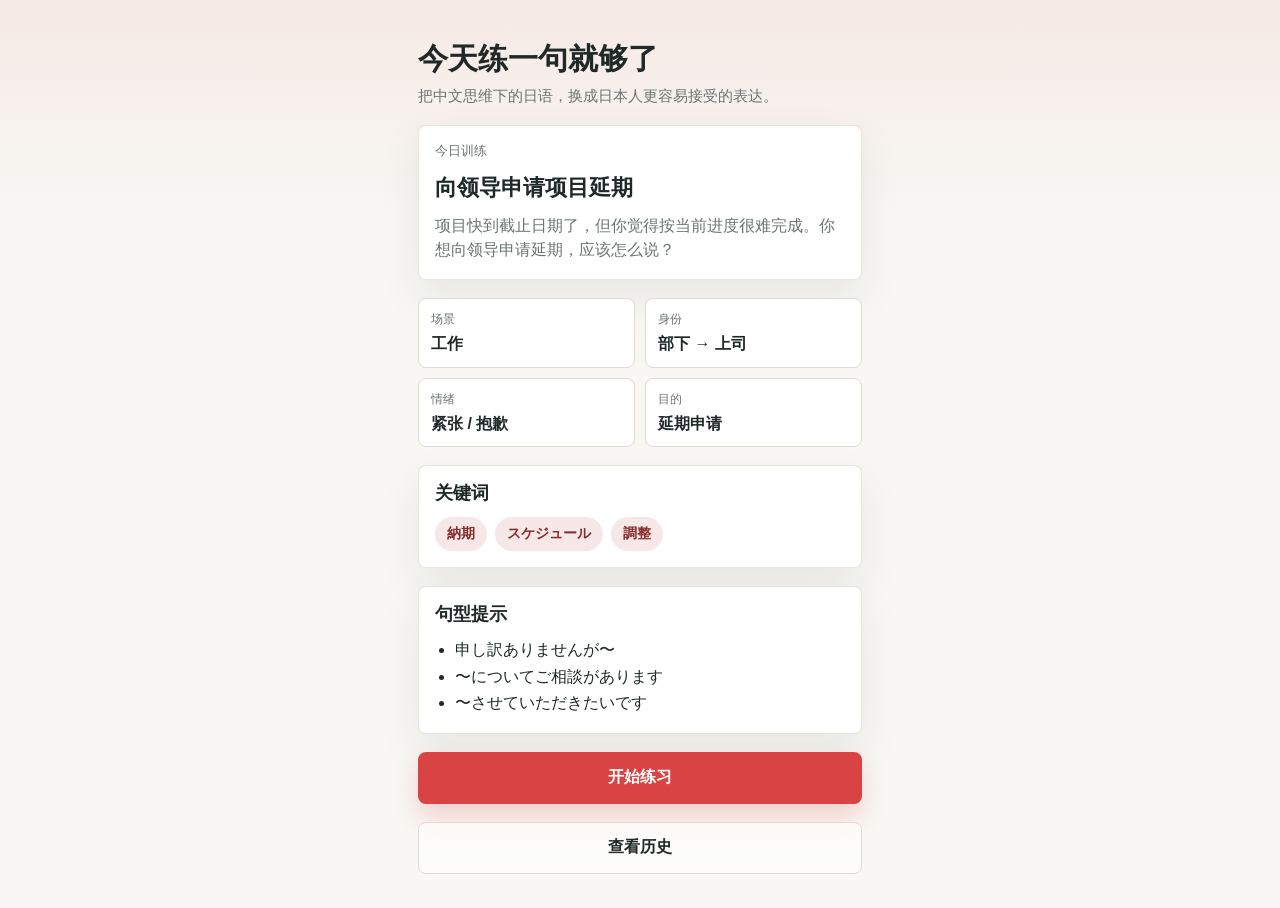
<file: index.html>
<!doctype html>
<html lang="zh-CN">
  <head>
    <meta charset="utf-8">
    <meta name="viewport" content="width=device-width, initial-scale=1, viewport-fit=cover">
    <meta name="theme-color" content="#f8f7f3">
    <meta name="description" content="在日华人日语沟通训练器">
    <title>在日华人日语沟通训练器</title>
    <link rel="manifest" href="manifest.webmanifest">
    <link rel="icon" href="assets/icons/icon.svg" type="image/svg+xml">
    <link rel="apple-touch-icon" href="assets/icons/icon.svg">
    <link rel="stylesheet" href="css/base.css">
    <link rel="stylesheet" href="css/layout.css">
    <link rel="stylesheet" href="css/components.css">
    <link rel="stylesheet" href="css/pages.css">
  </head>
  <body>
    <noscript>请启用 JavaScript 使用这个训练器。</noscript>
    <div id="app" class="app-shell" aria-live="polite"></div>
    <script type="module" src="js/app.js"></script>
  </body>
</html>
</file>
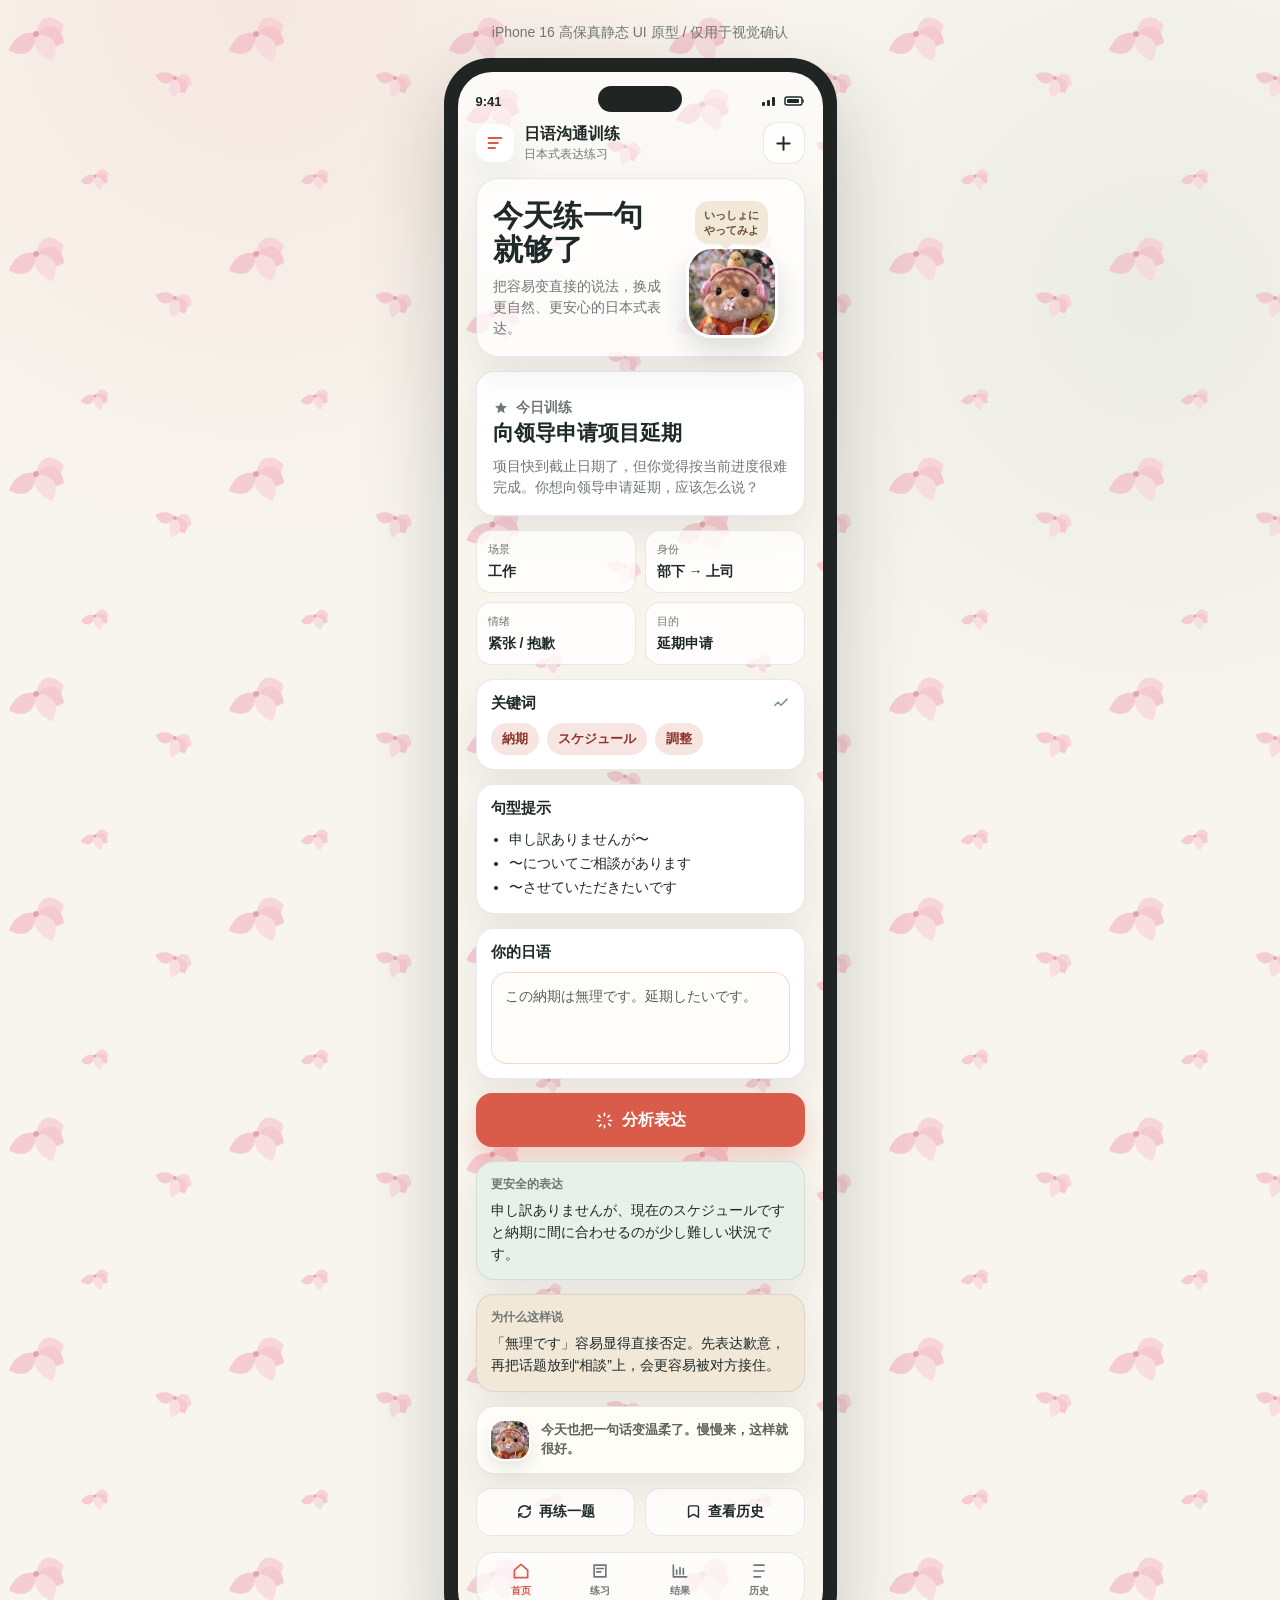
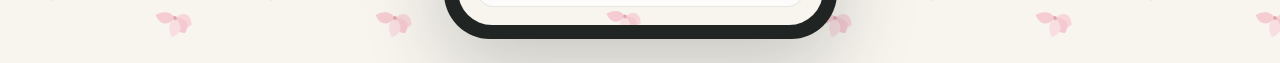
<file: ui-prototype.html>
<!doctype html>
<html lang="zh-CN">
  <head>
    <meta charset="utf-8">
    <meta name="viewport" content="width=device-width, initial-scale=1">
    <title>在日华人日语沟通训练器 UI 原型</title>
    <style>
      :root {
        --bg: #f8f5ee;
        --paper: #ffffff;
        --ink: #1f2928;
        --muted: #6f7774;
        --line: rgba(31, 41, 40, 0.1);
        --red: #d95c4a;
        --red-soft: #f6e5e1;
        --green: #6f9b7a;
        --green-soft: #e8f0ea;
        --cream: #f1e8d8;
        --shadow: 0 16px 36px rgba(31, 41, 40, 0.08);
        --sakura-pattern: url("data:image/svg+xml,%3Csvg xmlns='http://www.w3.org/2000/svg' width='220' height='220' viewBox='0 0 220 220'%3E%3Cg fill='none' opacity='.72'%3E%3Cg transform='translate(36 34) rotate(-18)'%3E%3Cpath d='M0 0c8-16 21-16 29 0C21 16 8 16 0 0z' fill='%23f7cbd2'/%3E%3Cpath d='M0 0c16-8 27-1 24 17C7 21-2 13 0 0z' fill='%23f4b9c5'/%3E%3Cpath d='M0 0c17 6 20 19 7 31C-7 19-6 7 0 0z' fill='%23f8d6dc'/%3E%3Cpath d='M0 0c-6 17-19 20-31 7C-19-7-7-6 0 0z' fill='%23f3bdc8'/%3E%3Ccircle cx='0' cy='0' r='3' fill='%23d98a93'/%3E%3C/g%3E%3Cg transform='translate(175 78) scale(.62) rotate(22)'%3E%3Cpath d='M0 0c8-16 21-16 29 0C21 16 8 16 0 0z' fill='%23f7cbd2'/%3E%3Cpath d='M0 0c16-8 27-1 24 17C7 21-2 13 0 0z' fill='%23f4b9c5'/%3E%3Cpath d='M0 0c17 6 20 19 7 31C-7 19-6 7 0 0z' fill='%23f8d6dc'/%3E%3Cpath d='M0 0c-6 17-19 20-31 7C-19-7-7-6 0 0z' fill='%23f3bdc8'/%3E%3Ccircle cx='0' cy='0' r='3' fill='%23d98a93'/%3E%3C/g%3E%3Cg transform='translate(95 176) scale(.48) rotate(-8)'%3E%3Cpath d='M0 0c8-16 21-16 29 0C21 16 8 16 0 0z' fill='%23f7cbd2'/%3E%3Cpath d='M0 0c16-8 27-1 24 17C7 21-2 13 0 0z' fill='%23f4b9c5'/%3E%3Cpath d='M0 0c17 6 20 19 7 31C-7 19-6 7 0 0z' fill='%23f8d6dc'/%3E%3Cpath d='M0 0c-6 17-19 20-31 7C-19-7-7-6 0 0z' fill='%23f3bdc8'/%3E%3Ccircle cx='0' cy='0' r='3' fill='%23d98a93'/%3E%3C/g%3E%3C/g%3E%3C/svg%3E");
        font-family: "Hiragino Maru Gothic ProN", "Yu Gothic UI", "M PLUS Rounded 1c",
          "Arial Rounded MT Bold", -apple-system, BlinkMacSystemFont, "Segoe UI",
          "Noto Sans CJK SC", "Noto Sans JP", sans-serif;
      }

      * {
        box-sizing: border-box;
      }

      body {
        margin: 0;
        min-height: 100vh;
        background:
          var(--sakura-pattern),
          radial-gradient(circle at 20% 0%, rgba(217, 92, 74, 0.09), transparent 28%),
          radial-gradient(circle at 90% 18%, rgba(111, 155, 122, 0.1), transparent 26%),
          var(--bg);
        background-size: 220px 220px, auto, auto, auto;
        color: var(--ink);
      }

      .stage {
        min-height: 100vh;
        display: grid;
        place-items: start center;
        padding: 24px;
      }

      .prototype-label {
        margin: 0 0 16px;
        color: var(--muted);
        font-size: 14px;
        text-align: center;
      }

      .phone {
        width: 393px;
        min-height: 852px;
        border-radius: 46px;
        padding: 14px;
        background: #202523;
        box-shadow: 0 30px 80px rgba(31, 41, 40, 0.22);
      }

      .screen {
        position: relative;
        overflow: hidden;
        min-height: 824px;
        border-radius: 34px;
        background:
          linear-gradient(180deg, rgba(255, 255, 255, 0.58), transparent 220px),
          var(--sakura-pattern),
          var(--bg);
        background-size: auto, 210px 210px, auto;
        padding: 18px;
      }

      .status {
        display: flex;
        align-items: center;
        justify-content: space-between;
        height: 22px;
        margin-bottom: 10px;
        font-size: 13px;
        font-weight: 700;
      }

      .signal {
        display: flex;
        align-items: center;
        gap: 5px;
        color: var(--ink);
      }

      .pill {
        position: absolute;
        top: 14px;
        left: 50%;
        width: 84px;
        height: 26px;
        border-radius: 999px;
        transform: translateX(-50%);
        background: #202523;
      }

      .app {
        display: grid;
        gap: 14px;
      }

      .top {
        display: flex;
        align-items: center;
        justify-content: space-between;
      }

      .brand {
        display: flex;
        align-items: center;
        gap: 10px;
      }

      .brand-mark {
        display: grid;
        place-items: center;
        width: 38px;
        height: 38px;
        border-radius: 14px;
        background: var(--paper);
        box-shadow: var(--shadow);
      }

      .brand h1 {
        margin: 0;
        font-size: 16px;
        letter-spacing: 0;
      }

      .brand p {
        margin: 1px 0 0;
        color: var(--muted);
        font-size: 12px;
      }

      .icon-button {
        display: grid;
        place-items: center;
        width: 42px;
        height: 42px;
        border: 1px solid var(--line);
        border-radius: 14px;
        background: rgba(255, 255, 255, 0.72);
        color: var(--ink);
      }

      .hero {
        position: relative;
        display: grid;
        grid-template-columns: 1fr 112px;
        gap: 8px;
        align-items: end;
        padding: 20px 16px 18px;
        border: 1px solid var(--line);
        border-radius: 22px;
        background: rgba(255, 255, 255, 0.72);
        box-shadow: var(--shadow);
      }

      .hero h2 {
        margin: 0;
        font-size: 30px;
        line-height: 1.12;
        letter-spacing: 0;
      }

      .hero p {
        margin: 10px 0 0;
        color: var(--muted);
        font-size: 14px;
        line-height: 1.48;
      }

      .mascot-wrap {
        display: grid;
        justify-items: center;
        gap: 2px;
      }

      .bubble {
        position: relative;
        max-width: 100px;
        padding: 7px 9px;
        border-radius: 14px;
        background: var(--cream);
        color: #6b5035;
        font-size: 11px;
        font-weight: 700;
        line-height: 1.35;
      }

      .bubble:after {
        content: "";
        position: absolute;
        bottom: -6px;
        left: 24px;
        border: 7px solid transparent;
        border-top-color: var(--cream);
        border-bottom: 0;
      }

      .mascot {
        width: 86px;
        height: 88px;
      }

      .mascot-img {
        width: 92px;
        height: 92px;
        border: 3px solid rgba(255, 255, 255, 0.9);
        border-radius: 26px;
        object-fit: cover;
        object-position: center;
        box-shadow: 0 14px 26px rgba(31, 41, 40, 0.14);
      }

      .question-card,
      .panel,
      .result-card,
      .encourage {
        border: 1px solid var(--line);
        border-radius: 18px;
        background: var(--paper);
        box-shadow: var(--shadow);
      }

      .question-card {
        padding: 16px;
      }

      .eyebrow {
        display: flex;
        align-items: center;
        gap: 7px;
        margin: 0 0 10px;
        color: var(--green);
        font-size: 13px;
        font-weight: 800;
      }

      .question-card h3 {
        margin: 0;
        font-size: 21px;
        line-height: 1.32;
        letter-spacing: 0;
      }

      .question-card p {
        margin: 9px 0 0;
        color: var(--muted);
        font-size: 14px;
        line-height: 1.55;
      }

      .meta-grid {
        display: grid;
        grid-template-columns: 1fr 1fr;
        gap: 9px;
      }

      .meta {
        min-height: 58px;
        padding: 11px;
        border: 1px solid var(--line);
        border-radius: 15px;
        background: rgba(255, 255, 255, 0.76);
      }

      .meta span {
        display: block;
      }

      .meta-label {
        color: var(--muted);
        font-size: 11px;
        margin-bottom: 5px;
      }

      .meta-value {
        font-size: 14px;
        font-weight: 760;
        line-height: 1.35;
      }

      .panel {
        padding: 14px;
      }

      .panel-title {
        display: flex;
        align-items: center;
        justify-content: space-between;
        margin: 0 0 10px;
        font-size: 15px;
      }

      .chips {
        display: flex;
        flex-wrap: wrap;
        gap: 8px;
      }

      .chip {
        display: inline-flex;
        align-items: center;
        min-height: 32px;
        padding: 0 11px;
        border-radius: 999px;
        background: var(--red-soft);
        color: #8b362d;
        font-size: 13px;
        font-weight: 760;
      }

      .patterns {
        margin: 0;
        padding-left: 18px;
        color: var(--ink);
        font-size: 14px;
        line-height: 1.7;
      }

      .input-preview {
        min-height: 92px;
        padding: 13px;
        border: 1px solid rgba(217, 92, 74, 0.24);
        border-radius: 16px;
        background: #fffdf9;
        color: #57615f;
        font-size: 14px;
        line-height: 1.55;
      }

      .primary {
        display: flex;
        align-items: center;
        justify-content: center;
        gap: 8px;
        height: 54px;
        border-radius: 16px;
        background: var(--red);
        color: white;
        font-size: 16px;
        font-weight: 800;
        box-shadow: 0 14px 24px rgba(217, 92, 74, 0.24);
      }

      .secondary-row {
        display: grid;
        grid-template-columns: 1fr 1fr;
        gap: 10px;
      }

      .secondary {
        display: flex;
        align-items: center;
        justify-content: center;
        gap: 6px;
        height: 48px;
        border: 1px solid var(--line);
        border-radius: 15px;
        background: rgba(255, 255, 255, 0.72);
        color: var(--ink);
        font-size: 14px;
        font-weight: 760;
      }

      .result-card {
        padding: 14px;
      }

      .result-card.green {
        background: var(--green-soft);
      }

      .result-card.cream {
        background: var(--cream);
      }

      .result-card h4 {
        margin: 0 0 7px;
        color: var(--muted);
        font-size: 12px;
        letter-spacing: 0;
      }

      .result-card p {
        margin: 0;
        font-size: 14px;
        line-height: 1.55;
      }

      .encourage {
        display: grid;
        grid-template-columns: 42px 1fr;
        gap: 10px;
        align-items: center;
        padding: 12px;
        background: #fffdf8;
      }

      .encourage p {
        margin: 0;
        color: #5f6258;
        font-size: 13px;
        line-height: 1.45;
        font-weight: 650;
      }

      .mascot-thumb {
        width: 42px;
        height: 42px;
        border: 2px solid rgba(255, 255, 255, 0.95);
        border-radius: 15px;
        object-fit: cover;
        object-position: center;
        box-shadow: 0 8px 16px rgba(31, 41, 40, 0.1);
      }

      .tabs {
        display: grid;
        grid-template-columns: repeat(4, 1fr);
        gap: 7px;
        margin-top: 2px;
        padding: 8px;
        border: 1px solid var(--line);
        border-radius: 18px;
        background: rgba(255, 255, 255, 0.72);
      }

      .tab {
        display: grid;
        justify-items: center;
        gap: 3px;
        color: var(--muted);
        font-size: 10px;
        font-weight: 700;
      }

      .tab.active {
        color: var(--red);
      }

      svg {
        display: block;
      }

      @media (max-width: 440px) {
        .stage {
          padding: 0;
        }

        .prototype-label {
          display: none;
        }

        .phone {
          width: 100%;
          min-height: 100vh;
          border-radius: 0;
          padding: 0;
          background: transparent;
          box-shadow: none;
        }

        .screen {
          min-height: 100vh;
          border-radius: 0;
          padding: 18px;
        }

        .pill {
          display: none;
        }
      }
    </style>
  </head>
  <body>
    <main class="stage">
      <div>
        <p class="prototype-label">iPhone 16 高保真静态 UI 原型 / 仅用于视觉确认</p>
        <section class="phone" aria-label="iPhone 16 UI 原型">
          <div class="screen">
            <div class="pill"></div>
            <div class="status">
              <span>9:41</span>
              <span class="signal">
                <svg width="18" height="12" viewBox="0 0 18 12" aria-hidden="true">
                  <rect x="1" y="7" width="3" height="4" rx="1" fill="currentColor"/>
                  <rect x="6" y="5" width="3" height="6" rx="1" fill="currentColor"/>
                  <rect x="11" y="2" width="3" height="9" rx="1" fill="currentColor"/>
                </svg>
                <svg width="21" height="12" viewBox="0 0 21 12" aria-hidden="true">
                  <rect x="1" y="2" width="17" height="8" rx="2" fill="none" stroke="currentColor" stroke-width="1.5"/>
                  <rect x="3" y="4" width="12" height="4" rx="1" fill="currentColor"/>
                  <path d="M19 5v2" stroke="currentColor" stroke-width="1.5" stroke-linecap="round"/>
                </svg>
              </span>
            </div>

            <div class="app">
              <header class="top">
                <div class="brand">
                  <div class="brand-mark">
                    <svg width="22" height="22" viewBox="0 0 24 24" aria-hidden="true">
                      <path d="M5 6.5h14M5 12h10M5 17.5h7" stroke="#d95c4a" stroke-width="2.2" stroke-linecap="round"/>
                    </svg>
                  </div>
                  <div>
                    <h1>日语沟通训练</h1>
                    <p>日本式表达练习</p>
                  </div>
                </div>
                <div class="icon-button" aria-hidden="true">
                  <svg width="21" height="21" viewBox="0 0 24 24">
                    <path d="M12 5v14M5 12h14" stroke="currentColor" stroke-width="2.3" stroke-linecap="round"/>
                  </svg>
                </div>
              </header>

              <section class="hero">
                <div>
                  <h2>今天练一句就够了</h2>
                  <p>把容易变直接的说法，换成更自然、更安心的日本式表达。</p>
                </div>
                <div class="mascot-wrap" aria-label="吉祥物位置">
                  <div class="bubble">いっしょに<br>やってみよ</div>
                  <img class="mascot-img" src="assets/images/mascot.jpg" alt="吉祥物">
                </div>
              </section>

              <section class="question-card">
                <p class="eyebrow">
                  <svg width="16" height="16" viewBox="0 0 24 24" aria-hidden="true">
                    <path d="M12 3l2.6 5.7 6.2.7-4.6 4.2 1.3 6.1L12 16.6 6.5 19.7l1.3-6.1-4.6-4.2 6.2-.7L12 3z" fill="currentColor"/>
                  </svg>
                  今日训练
                </p>
                <h3>向领导申请项目延期</h3>
                <p>项目快到截止日期了，但你觉得按当前进度很难完成。你想向领导申请延期，应该怎么说？</p>
              </section>

              <section class="meta-grid" aria-label="题目信息">
                <div class="meta">
                  <span class="meta-label">场景</span>
                  <span class="meta-value">工作</span>
                </div>
                <div class="meta">
                  <span class="meta-label">身份</span>
                  <span class="meta-value">部下 → 上司</span>
                </div>
                <div class="meta">
                  <span class="meta-label">情绪</span>
                  <span class="meta-value">紧张 / 抱歉</span>
                </div>
                <div class="meta">
                  <span class="meta-label">目的</span>
                  <span class="meta-value">延期申请</span>
                </div>
              </section>

              <section class="panel">
                <h3 class="panel-title">
                  <span>关键词</span>
                  <svg width="18" height="18" viewBox="0 0 24 24" aria-hidden="true">
                    <path d="M20 7l-8 8-4-4-4 4" fill="none" stroke="#6f9b7a" stroke-width="2.2" stroke-linecap="round" stroke-linejoin="round"/>
                  </svg>
                </h3>
                <div class="chips">
                  <span class="chip">納期</span>
                  <span class="chip">スケジュール</span>
                  <span class="chip">調整</span>
                </div>
              </section>

              <section class="panel">
                <h3 class="panel-title">句型提示</h3>
                <ul class="patterns">
                  <li>申し訳ありませんが〜</li>
                  <li>〜についてご相談があります</li>
                  <li>〜させていただきたいです</li>
                </ul>
              </section>

              <section class="panel">
                <h3 class="panel-title">你的日语</h3>
                <div class="input-preview">この納期は無理です。延期したいです。</div>
              </section>

              <div class="primary">
                <svg width="19" height="19" viewBox="0 0 24 24" aria-hidden="true">
                  <path d="M12 3v3M12 18v3M4.6 5.6l2.1 2.1M17.3 16.3l2.1 2.1M3 12h3M18 12h3M5.6 19.4l2.1-2.1M16.3 7.7l2.1-2.1" fill="none" stroke="currentColor" stroke-width="2.1" stroke-linecap="round"/>
                </svg>
                分析表达
              </div>

              <section class="result-card green">
                <h4>更安全的表达</h4>
                <p>申し訳ありませんが、現在のスケジュールですと納期に間に合わせるのが少し難しい状況です。</p>
              </section>

              <section class="result-card cream">
                <h4>为什么这样说</h4>
                <p>「無理です」容易显得直接否定。先表达歉意，再把话题放到“相談”上，会更容易被对方接住。</p>
              </section>

              <section class="encourage">
                <img class="mascot-thumb" src="assets/images/mascot.jpg" alt="">
                <p>今天也把一句话变温柔了。慢慢来，这样就很好。</p>
              </section>

              <div class="secondary-row">
                <div class="secondary">
                  <svg width="17" height="17" viewBox="0 0 24 24" aria-hidden="true">
                    <path d="M4 12a8 8 0 0 1 13.7-5.6L20 8.7M20 4v4.7h-4.7M20 12a8 8 0 0 1-13.7 5.6L4 15.3M4 20v-4.7h4.7" fill="none" stroke="currentColor" stroke-width="2" stroke-linecap="round" stroke-linejoin="round"/>
                  </svg>
                  再练一题
                </div>
                <div class="secondary">
                  <svg width="17" height="17" viewBox="0 0 24 24" aria-hidden="true">
                    <path d="M7 4h10a2 2 0 0 1 2 2v14l-7-4-7 4V6a2 2 0 0 1 2-2z" fill="none" stroke="currentColor" stroke-width="2" stroke-linejoin="round"/>
                  </svg>
                  查看历史
                </div>
              </div>

              <nav class="tabs" aria-label="底部导航视觉示例">
                <div class="tab active">
                  <svg width="20" height="20" viewBox="0 0 24 24" aria-hidden="true">
                    <path d="M4 11l8-7 8 7v9H4z" fill="none" stroke="currentColor" stroke-width="2" stroke-linejoin="round"/>
                  </svg>
                  首页
                </div>
                <div class="tab">
                  <svg width="20" height="20" viewBox="0 0 24 24" aria-hidden="true">
                    <path d="M5 5h14v14H5zM8 9h8M8 13h5" fill="none" stroke="currentColor" stroke-width="2" stroke-linecap="round"/>
                  </svg>
                  练习
                </div>
                <div class="tab">
                  <svg width="20" height="20" viewBox="0 0 24 24" aria-hidden="true">
                    <path d="M4 19V5M4 19h16M8 16v-5M12 16V8M16 16v-7" fill="none" stroke="currentColor" stroke-width="2" stroke-linecap="round"/>
                  </svg>
                  结果
                </div>
                <div class="tab">
                  <svg width="20" height="20" viewBox="0 0 24 24" aria-hidden="true">
                    <path d="M6 5h12M6 12h12M6 19h8" fill="none" stroke="currentColor" stroke-width="2" stroke-linecap="round"/>
                  </svg>
                  历史
                </div>
              </nav>
            </div>
          </div>
        </section>
      </div>
    </main>
  </body>
</html>
</file>
<file: css/base.css>
:root {
  color-scheme: light;
  --bg: #f8f7f3;
  --surface: #ffffff;
  --surface-soft: #efede6;
  --ink: #1f2928;
  --muted: #6b7472;
  --line: #dedbd2;
  --accent: #d94343;
  --accent-ink: #ffffff;
  --green: #2c7a62;
  --shadow: 0 18px 44px rgba(31, 41, 40, 0.08);
  --radius: 8px;
  --tap: 52px;
  font-family: -apple-system, BlinkMacSystemFont, "Segoe UI", "Hiragino Sans", "Noto Sans CJK SC", "Noto Sans JP", sans-serif;
}

* {
  box-sizing: border-box;
}

html {
  background: var(--bg);
  color: var(--ink);
  min-height: 100%;
}

body {
  margin: 0;
  min-height: 100%;
  background:
    linear-gradient(180deg, rgba(217, 67, 67, 0.08), transparent 210px),
    var(--bg);
}

button,
textarea {
  font: inherit;
}

button {
  border: 0;
}

textarea {
  width: 100%;
  resize: vertical;
}

a {
  color: inherit;
}
</file>
<file: css/layout.css>
.app-shell {
  width: min(100%, 480px);
  min-height: 100vh;
  margin: 0 auto;
  padding: max(18px, env(safe-area-inset-top)) 18px max(24px, env(safe-area-inset-bottom));
}

.screen {
  display: flex;
  flex-direction: column;
  gap: 18px;
}

.topbar {
  display: flex;
  align-items: center;
  justify-content: space-between;
  min-height: 48px;
}

.topbar-title {
  margin: 0;
  font-size: 18px;
  font-weight: 750;
}

.hero {
  display: grid;
  gap: 8px;
  padding-top: 8px;
}

.hero h1 {
  margin: 0;
  font-size: 30px;
  line-height: 1.14;
  letter-spacing: 0;
}

.hero p {
  margin: 0;
  color: var(--muted);
  font-size: 15px;
  line-height: 1.55;
}

.stack {
  display: grid;
  gap: 12px;
}

.two-actions {
  display: grid;
  grid-template-columns: 1fr 1fr;
  gap: 10px;
}

.section-title {
  margin: 0;
  font-size: 18px;
  line-height: 1.25;
}

.page-spacer {
  height: 4px;
}
</file>
<file: css/components.css>
.card {
  background: var(--surface);
  border: 1px solid rgba(222, 219, 210, 0.75);
  border-radius: var(--radius);
  box-shadow: var(--shadow);
  padding: 16px;
}

.soft-card {
  background: var(--surface-soft);
  border: 1px solid var(--line);
  border-radius: var(--radius);
  padding: 14px;
}

.meta-grid {
  display: grid;
  grid-template-columns: 1fr 1fr;
  gap: 10px;
}

.meta-item {
  min-height: 64px;
  padding: 12px;
  border-radius: var(--radius);
  background: var(--surface);
  border: 1px solid var(--line);
}

.meta-label {
  display: block;
  color: var(--muted);
  font-size: 12px;
  margin-bottom: 5px;
}

.meta-value {
  display: block;
  font-weight: 720;
  line-height: 1.35;
}

.chips {
  display: flex;
  flex-wrap: wrap;
  gap: 8px;
}

.chip {
  display: inline-flex;
  align-items: center;
  min-height: 34px;
  border-radius: 999px;
  padding: 0 12px;
  background: #f5e8e6;
  color: #842b2b;
  font-size: 14px;
  font-weight: 650;
}

.hint-list {
  margin: 0;
  padding-left: 20px;
  color: var(--ink);
  line-height: 1.65;
}

.primary-button,
.secondary-button,
.ghost-button,
.back-button {
  min-height: var(--tap);
  border-radius: var(--radius);
  padding: 0 16px;
  cursor: pointer;
  font-weight: 750;
  touch-action: manipulation;
}

.primary-button {
  width: 100%;
  background: var(--accent);
  color: var(--accent-ink);
  box-shadow: 0 12px 24px rgba(217, 67, 67, 0.22);
}

.primary-button:disabled {
  cursor: not-allowed;
  opacity: 0.62;
}

.secondary-button {
  width: 100%;
  background: var(--ink);
  color: #fff;
}

.ghost-button,
.back-button {
  background: rgba(255, 255, 255, 0.62);
  color: var(--ink);
  border: 1px solid var(--line);
}

.back-button {
  width: auto;
  min-width: 52px;
  padding: 0 12px;
}

.text-input {
  min-height: 176px;
  border: 1px solid var(--line);
  border-radius: var(--radius);
  padding: 14px;
  background: var(--surface);
  color: var(--ink);
  line-height: 1.6;
  outline: none;
}

.text-input:focus {
  border-color: var(--accent);
  box-shadow: 0 0 0 4px rgba(217, 67, 67, 0.12);
}

.api-key-input {
  min-height: var(--tap);
  width: 100%;
  border: 1px solid var(--line);
  border-radius: var(--radius);
  padding: 0 14px;
  background: var(--surface);
  color: var(--ink);
  outline: none;
}

.api-key-input:focus {
  border-color: var(--accent);
  box-shadow: 0 0 0 4px rgba(217, 67, 67, 0.12);
}

.result-block {
  display: grid;
  gap: 8px;
}

.result-title {
  margin: 0;
  color: var(--muted);
  font-size: 13px;
  font-weight: 750;
}

.result-text {
  margin: 0;
  line-height: 1.65;
  white-space: pre-wrap;
}

.empty {
  padding: 28px 16px;
  text-align: center;
  color: var(--muted);
}

.recorder {
  display: grid;
  gap: 12px;
}

.recording-status {
  margin: 0;
  color: var(--muted);
  font-size: 14px;
  line-height: 1.5;
}

.recorder-actions {
  display: grid;
  grid-template-columns: 1fr 1fr;
  gap: 10px;
}

.record-button {
  min-height: var(--tap);
  border-radius: var(--radius);
  background: var(--ink);
  color: #fff;
  cursor: pointer;
  font-weight: 750;
  touch-action: manipulation;
}

.record-button.stop {
  background: var(--accent);
}

.record-button.active {
  background: var(--accent);
  color: var(--accent-ink);
}

.record-button:disabled {
  cursor: not-allowed;
  opacity: 0.42;
}

.mode-panel[hidden] {
  display: none;
}

.audio-player {
  width: 100%;
  min-height: 42px;
}

.transcript-box {
  min-height: 76px;
  border: 1px solid var(--line);
  border-radius: var(--radius);
  padding: 12px;
  background: var(--surface-soft);
  color: var(--ink);
  line-height: 1.55;
  white-space: pre-wrap;
}
</file>
<file: css/pages.css>
.prompt {
  display: grid;
  gap: 12px;
}

.prompt-title {
  margin: 0;
  font-size: 22px;
  line-height: 1.32;
  letter-spacing: 0;
}

.prompt-copy {
  margin: 0;
  color: var(--muted);
  line-height: 1.55;
}

.training-note {
  display: grid;
  gap: 8px;
}

.history-list {
  display: grid;
  gap: 10px;
}

.history-item {
  width: 100%;
  display: grid;
  gap: 8px;
  text-align: left;
  background: var(--surface);
  border: 1px solid var(--line);
  border-radius: var(--radius);
  padding: 14px;
  color: var(--ink);
}

.history-date {
  color: var(--muted);
  font-size: 13px;
}

.history-title {
  font-weight: 760;
  line-height: 1.35;
}

.history-excerpt {
  margin: 0;
  color: var(--muted);
  line-height: 1.45;
}

.status-line {
  margin: 0;
  color: var(--muted);
  font-size: 13px;
  line-height: 1.4;
}

@media (min-width: 720px) {
  .app-shell {
    padding-top: 34px;
    padding-bottom: 34px;
  }
}
</file>
